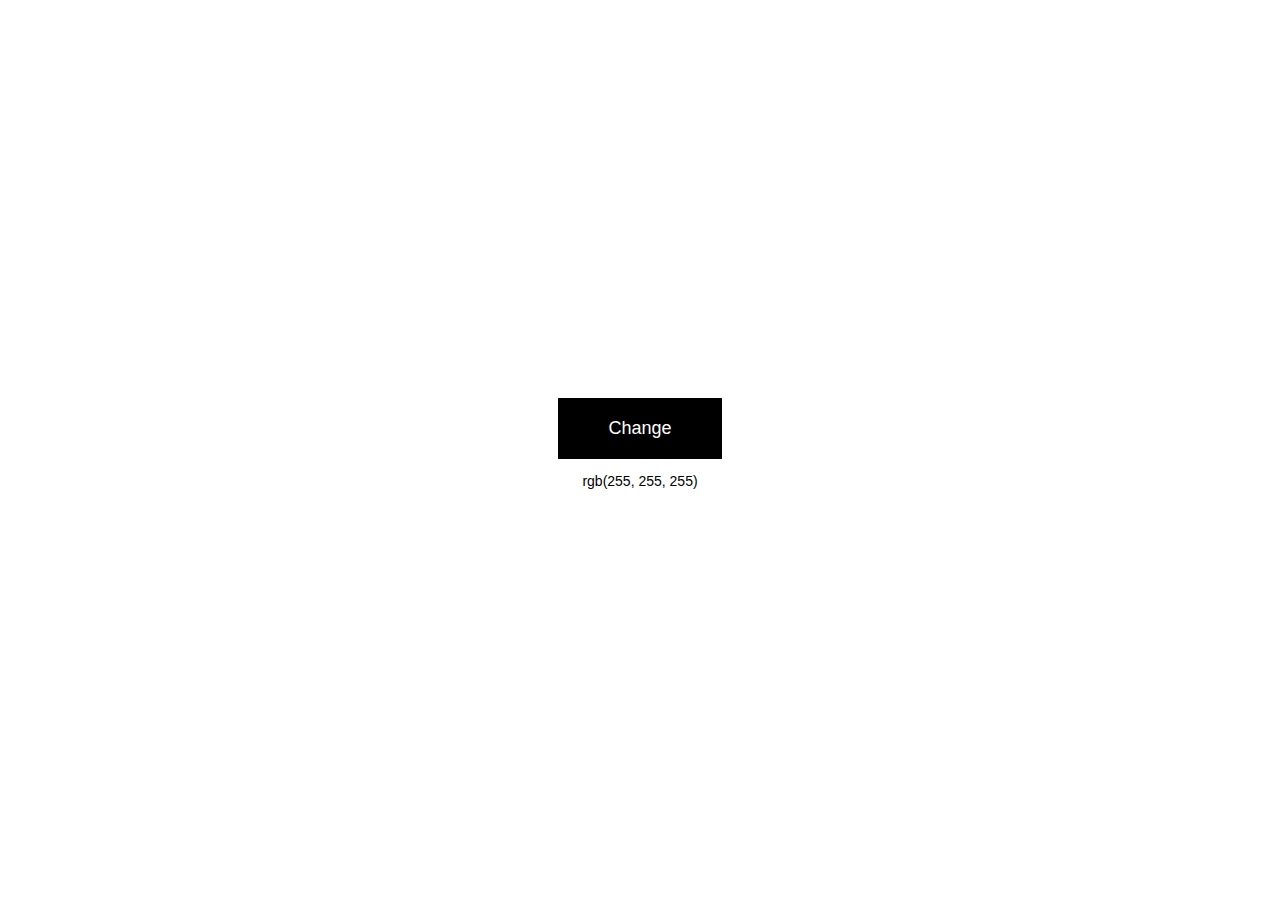
<file: bg-changer/index.html>
<!DOCTYPE html>
<html lang="en">

<head>
    <meta charset="UTF-8">
    <meta name="viewport" content="width=device-width, initial-scale=1.0">

    <link rel="stylesheet" href="style.css">
    <title>Background Changer with JS (Day 1 of 100Days of Code)</title>
</head>

<body>
    <button id="change" class="change-btn">
        Change
    </button>

    <p id="color" class="color-text">
        rgb(255, 255, 255)
    </p>
    <script src="main.js"></script>
</body>

</html>
</file>
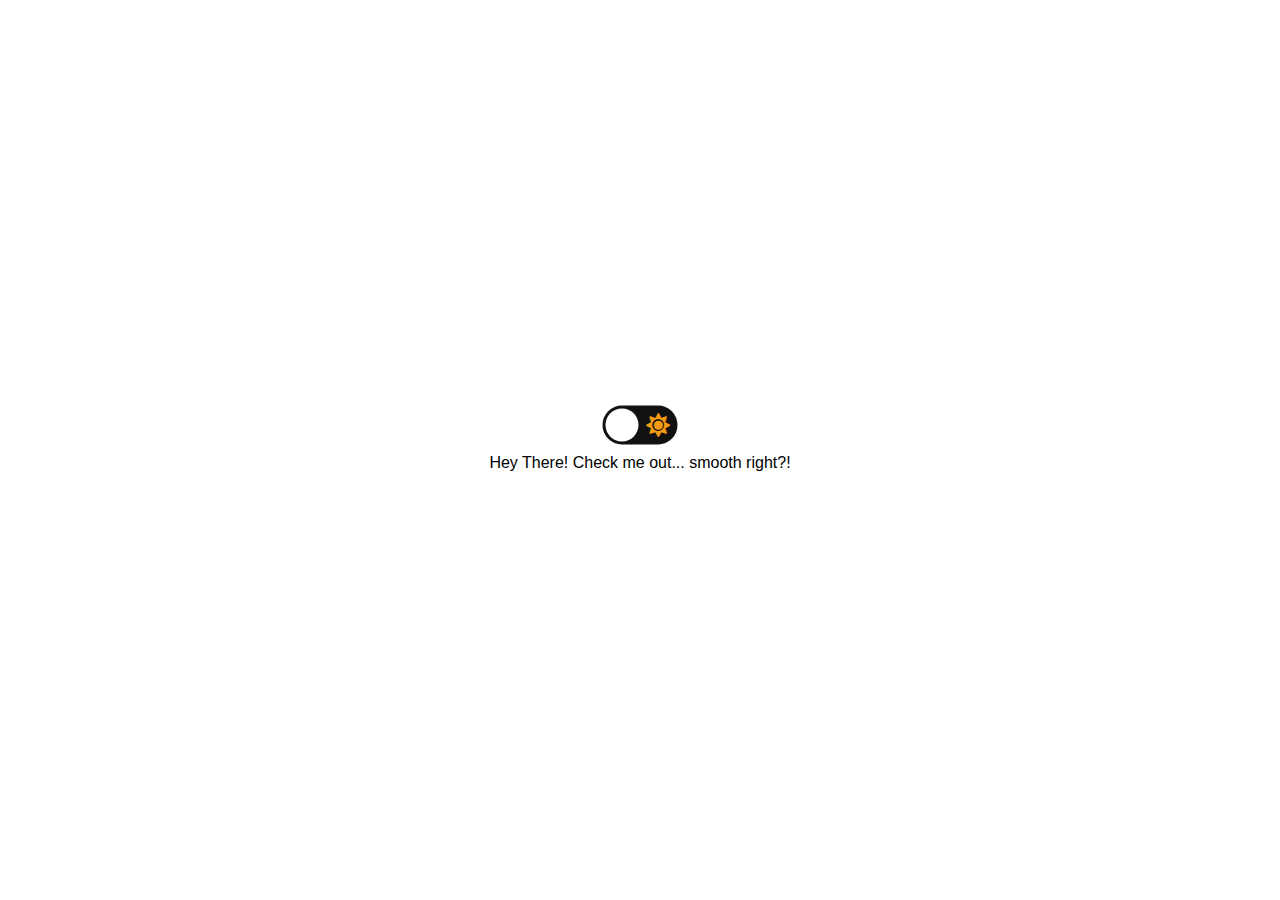
<file: darkmode-switch/index.html>
<!DOCTYPE html>
<html lang="en">
<head>
    <meta charset="UTF-8">
    <meta name="viewport" content="width=device-width, initial-scale=1.0">
    <link rel="stylesheet" href="style.css">
    <link rel="stylesheet" href="https://cdnjs.cloudflare.com/ajax/libs/font-awesome/5.11.2/css/all.min.css">

    <title>Toggle Darkmode</title>
</head>
<body>
    <div>
        <input type="checkbox" name="checkbox" id="checkbox" class="checkbox">
        <label for="checkbox" class="label">
            <i class="fa fa-moon"></i>
            <i class="fa fa-sun"></i>
            <div class="ball"></div>
        </label>
    </div>

    <p>
        Hey There! Check me out... smooth right?!
    </p>

    <script src="main.js"></script>
</body>
</html>
</file>
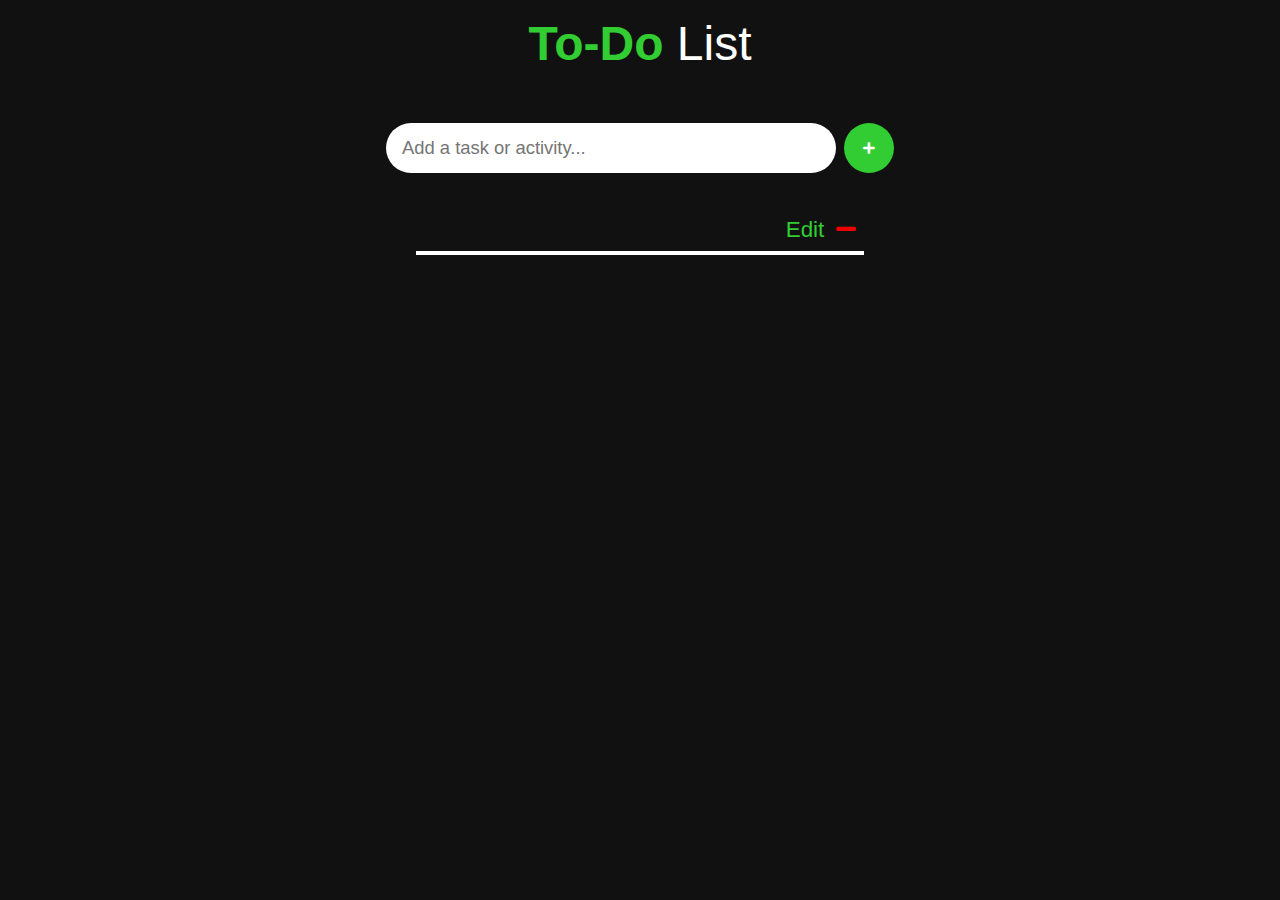
<file: todo-list/index.html>
<!DOCTYPE html>
<html lang="en">
<head>
    <meta charset="UTF-8">
    <meta name="viewport" content="width=device-width, initial-scale=1.0">

    <link rel="stylesheet" href="style.css">
    <link rel="stylesheet" href="https://cdnjs.cloudflare.com/ajax/libs/font-awesome/5.11.2/css/all.min.css">
    <title>To-Do List</title>
</head>
<body>
    <h1><span class="styling">To-Do</span> List </h1>
    <div class="input_div">
        <input class="input" type="text" placeholder="Add a task or activity...">
        <button class="addBtn"><i class="fas fa-plus"></i></button>
    </div>

    <div class="container">
        <div class="item">
            <input type="text" class="item_input" disabled>
            <button class="editBtn">Edit</button>
            <button class="removeBtn"><i class="fas fa-minus"></i></button>
        </div>
    </div>

    <script src="main.js"></script>
</body>
</html>
</file>
<file: bg-changer/style.css>
body {
  display: flex;
  flex-direction: column;
  align-items: center;
  justify-content: center;
  min-height: 100vh;
  margin: 0;
  font-family: "Roboto", sans-serif;
  transition: 0.3s ease;
}

.change-btn {
    background: #000;
    color: #fff;
    font-family: inherit;
    border: 0;
    font-size: 18px;
    padding: 20px 50px;
    cursor: pointer;
}

.change-btn:active{
    transform: scale(0.98);
}

.change-btn:focus{
    background-color: #444;
    outline: none;
}

.color-text{
    font-size: 14px;
}
</file>
<file: darkmode-switch/style.css>
* {
  box-sizing: border-box;
}

body {
  display: flex;
  flex-direction: column;
  justify-content: center;
  align-items: center;
  height: 100vh;
  margin: 0;
  transition: background 0.2s linear;
  font-family: "Ubuntu", sans-serif;
}

body.dark {
    background-color: #292c35;
}

body.dark p{
    color: #fff;
}

.checkbox{
    opacity: 0;
    position: absolute;
}

.label {
  background-color: #111;
  display: flex;
  align-items: center;
  justify-content: space-between;
  border-radius: 50px;
  position: relative;
  padding: 5px;
  height: 26px;
  width: 50px;
  transform: scale(1.5);
}

.ball{
    background-color: #fff;
    border-radius: 50%;
    position: absolute;
    top: 2px;
    left: 2px;
    height: 22px;
    width: 22px;
    transition: transform 0.2s linear;
}

.checkbox:checked + .label .ball{
    transform: translateX(24px);
}

.fa-moon {
  color: #f1c40f;
}

.fa-sun {
  color: #f39c12;
}
</file>
<file: todo-list/style.css>
*{
    padding: 0;
    margin: 0;
    box-sizing: border-box;
}

body{
    height: 100%;
    background-color: #111;
}

h1{
    font-size: 3rem;
    font-weight: 50;
    text-align: center;
    margin: 1rem 0 3rem;
    color: #fff;
    font-family: "Roboto", sans-serif;
}

.styling{
    font-weight: 800;
    color: limegreen;
}

.input_div{
    display: flex;
    justify-content: center;
    align-items: center;
    text-align: center;
}

.input_div .input{
    padding: 0.5rem 1rem;
    height: 50px;
    outline: none;
    border: none;
    background-color: #fff;
    width: 450px;
    font-size: 1.15rem;
    margin: 0.25rem;
    border-radius: 25px;
}

.addBtn{
    height: 50px;
    width: 50px;
    border-radius: 25px;
    outline: none;
    border: none;
    color: #fff;
    margin: 0.25rem;
    background-color: limegreen;
    cursor: pointer;
}

.addBtn:hover{
    opacity: 0.7;
}

.container{
    display: flex;
    flex-direction: column;
    justify-content: center;
    align-items: center;
    text-align: center;
    margin-top: 2rem;
}

.item{
    padding: 0.5rem;
    margin-bottom: 1.5rem;
    border-bottom: 4px solid #fff;
}

.item_input{
    background: none;
    outline: none;
    color: #fff;
    border: none;
    width: 350px;
    font-size: 1.4rem;
}

.editBtn{
    font-size: 1.4rem;
    margin: 0 0.5rem;
    font-family: 'Roboto', sans-serif;
    background: none;
    outline: none;
    color: limegreen;
    border: none;
    cursor: pointer;
}

.removeBtn{
    font-size: 1.4rem;
    font-family: 'Roboto', sans-serif;
    background: none;
    outline: none;
    color: #e00;
    border: none;
    cursor: pointer;
}
</file>
